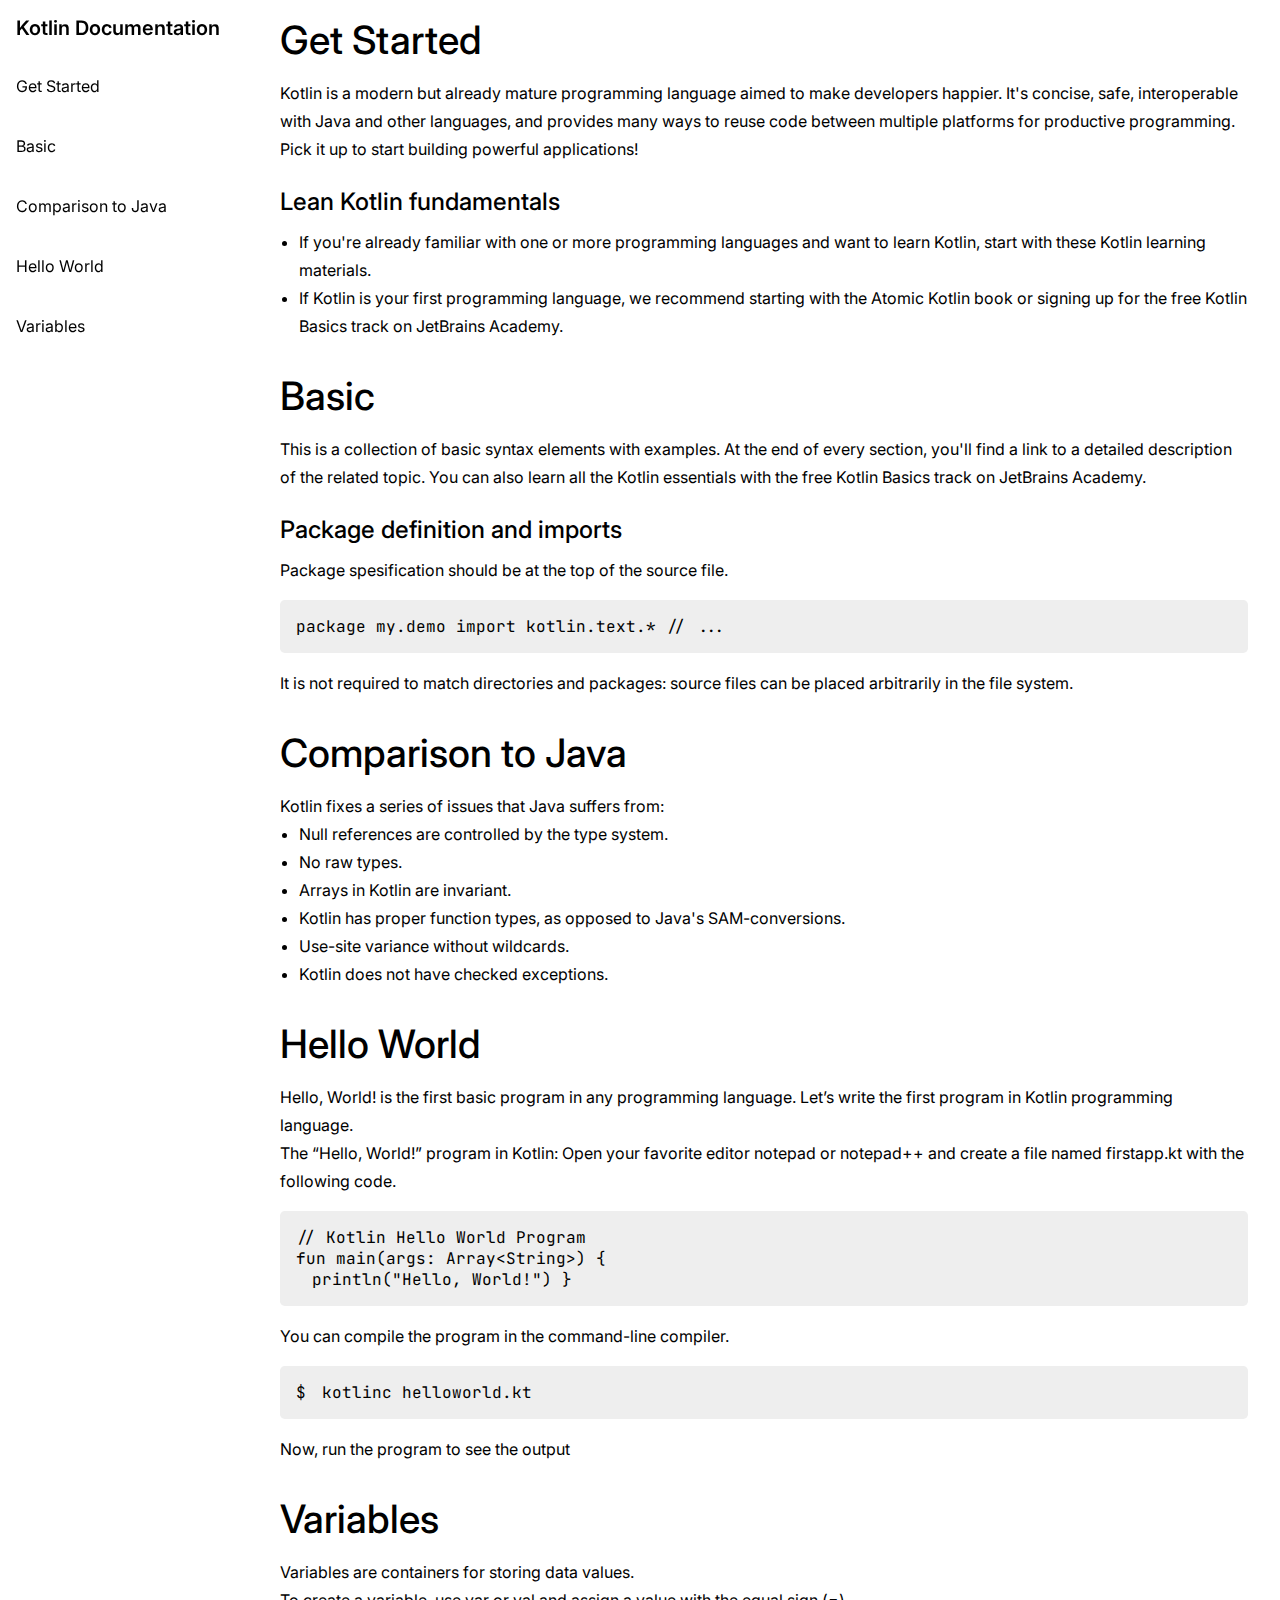
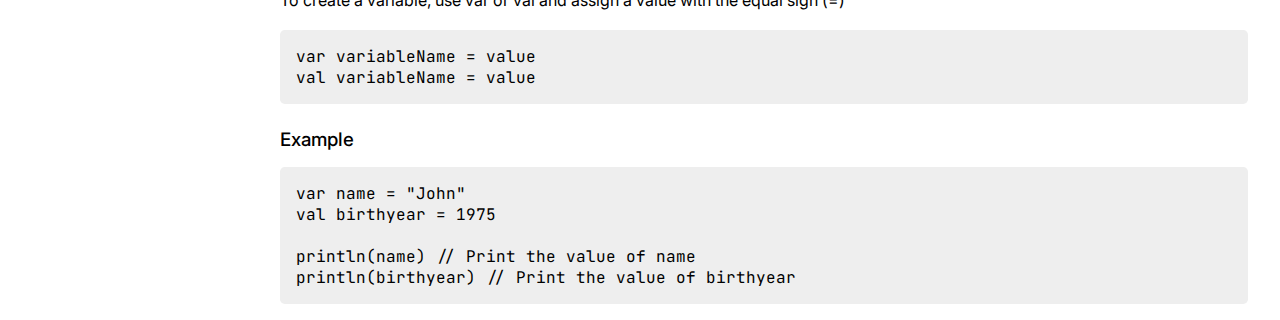
<file: Responsive_Web_Project 3/index.html>
<!DOCTYPE html>
<html lang="en">
<head>
    <meta charset="UTF-8">
    <meta http-equiv="X-UA-Compatible" content="IE=edge">
    <meta name="viewport" content="width=device-width, initial-scale=1.0">
    <link rel="stylesheet" href="styles.css">
    <title>Kotlin Documentation</title>
</head>
<body>
    <nav id="navbar">
        <header>Kotlin Documentation</header>
        <ul class="link">
            <li><a href="#Get_Started" class="nav-link">Get Started</a></li>
            <li><a href="#Basic" class="nav-link">Basic</a></li>
            <li><a href="#Comparison_to_Java" class="nav-link">Comparison to Java</a></li>
            <li><a href="#Hello_World" class="nav-link">Hello World</a></li>
            <li><a href="#Variables" class="nav-link">Variables</a></li>
        </ul>
    </nav>
    <main id="main-doc">
        <section class="main-section" id="Get_Started">
            <header>Get Started</header>
            <div class="content">
                <p>Kotlin is a modern but already mature programming language aimed to make developers happier. It's concise, safe, interoperable with Java and other languages, and provides many ways to reuse code between multiple platforms for productive programming.

                    Pick it up to start building powerful applications!</p>
                <h2>Lean Kotlin fundamentals</h2>
                <ul>
                    <li>If you're already familiar with one or more programming languages and want to learn Kotlin, start with these Kotlin learning materials.</li>
                    <li>If Kotlin is your first programming language, we recommend starting with the Atomic Kotlin book or signing up for the free Kotlin Basics track on JetBrains Academy.</li>
                </ul>
            </div>
        </section>
        <section class="main-section" id="Basic">
            <header>Basic</header>
            <div class="content">
                <p>This is a collection of basic syntax elements with examples. At the end of every section, you'll find a link to a detailed description of the related topic.

                    You can also learn all the Kotlin essentials with the free Kotlin Basics track on JetBrains Academy.</p>
                <h2>Package definition and imports</h2>
                <p>Package spesification should be at the top of the source file.</p>
                <code>package my.demo
                
                    import kotlin.text.*
                    
                    // ...
                </code>
                <p>It is not required to match directories and packages: source files can be placed arbitrarily in the file system.</p>
            </div>
        </section>
        <section class="main-section" id="Comparison_to_Java">
            <header>Comparison to Java</header>
            <div class="content">
                <p>Kotlin fixes a series of issues that Java suffers from:</p>
                <ul>
                    <li>Null references are controlled by the type system.</li>
                    <li>No raw types.</li>
                    <li>Arrays in Kotlin are invariant.</li>
                    <li>Kotlin has proper function types, as opposed to Java's SAM-conversions.</li>
                    <li>Use-site variance without wildcards.</li>
                    <li>Kotlin does not have checked exceptions.</li>
                </ul>
            </div>
        </section>
        <section class="main-section" id="Hello_World">
            <header>Hello World</header>
            <div class="content">
                <p>Hello, World! is the first basic program in any programming language. Let’s write the first program in Kotlin programming language.</p>
                <p>The “Hello, World!” program in Kotlin: Open your favorite editor notepad or notepad++ and create a file named firstapp.kt with the following code. </p>
                <code>// Kotlin Hello World Program<br>
                    fun main(args: Array&#60;String&#62;) {<br>
                    &emsp;println("Hello, World!")
                    }</code>
                <p>You can compile the program in the command-line compiler. </p>
                <code>$&emsp;kotlinc helloworld.kt</code>
                <p>Now, run the program to see the output </p>
            </div>
        </section>
        <section class="main-section" id="Variables">
            <header>Variables</header>
            <div class="content">
                <p>Variables are containers for storing data values. <br>To create a variable, use <span>var</span> or <span>val</span> and assign a value with the equal sign (=)</p>
                <code>var variableName = value<br>
                val variableName = value</code>
                <h3>Example</h3>
                <code>var name = "John"<br>
                    val birthyear = 1975<br>
                    <br>
                    println(name)          // Print the value of name<br>
                    println(birthyear)     // Print the value of birthyear</code>
            </div>
        </section>
    </main>
</body>
</html>
</file>
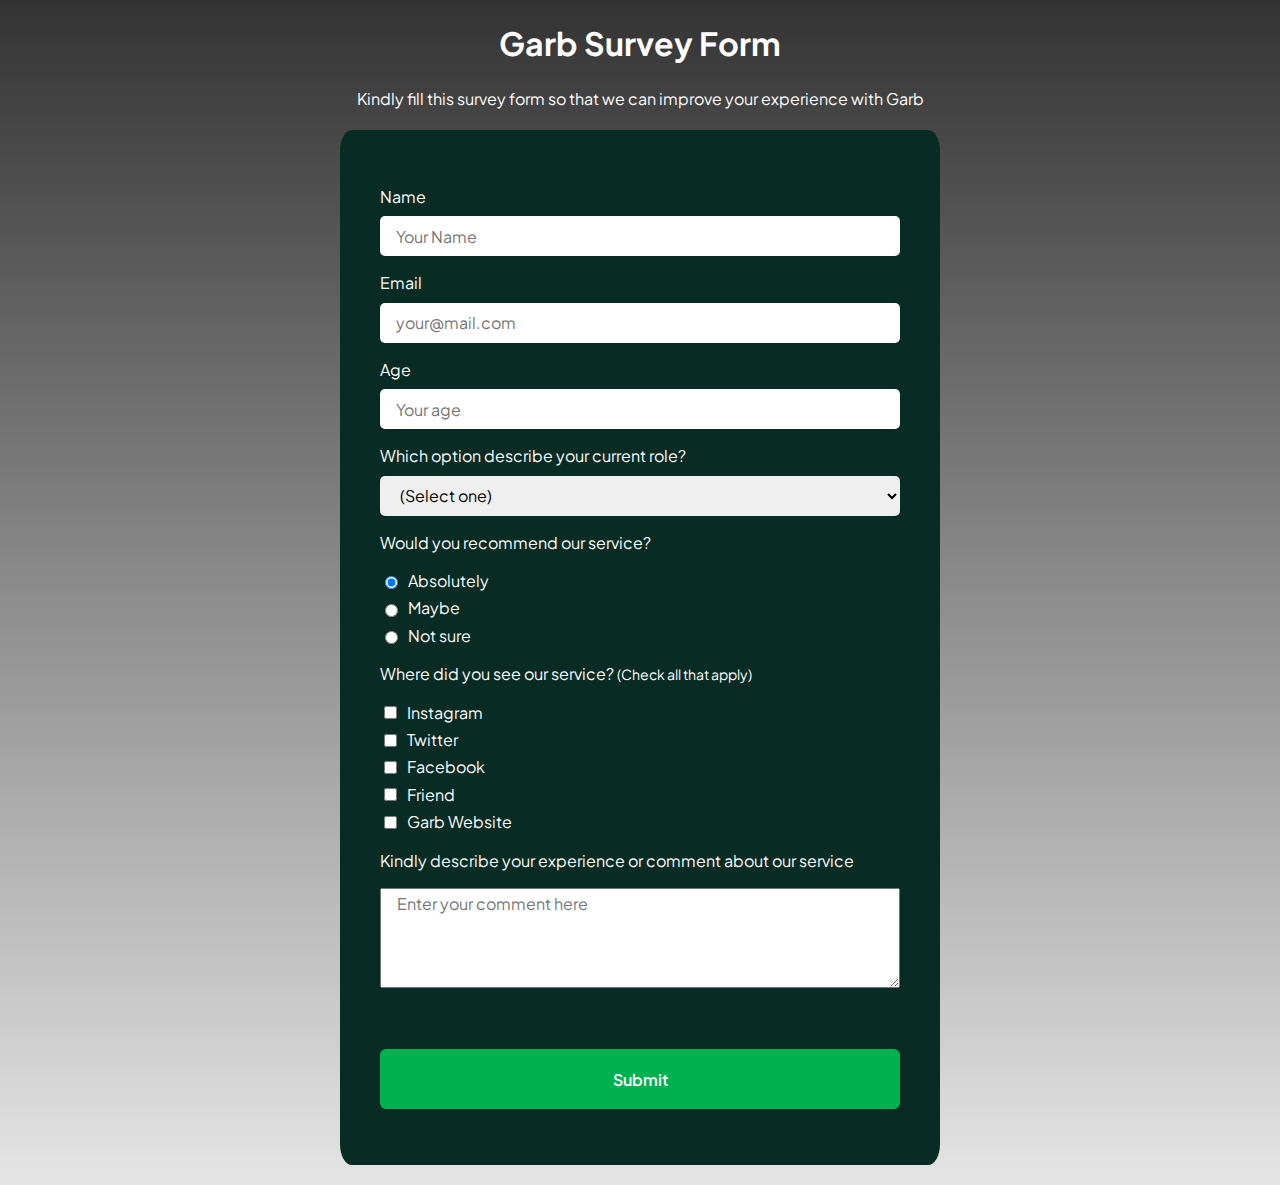
<file: Responsive_Web_Project1/index.html>
<!DOCTYPE html>
<html lang="en">
<head>
    <meta charset="UTF-8">
    <meta name="viewport" content="width=device-width, initial-scale=1.0">
    <link rel="stylesheet" href="styles.css">
    <title>Document</title>
</head>
<body>
    <div class="container">
        <header class="header">
            <h1 id="title">Garb Survey Form</h1>
            <p id="description">Kindly fill this survey form so that we can improve your experience with Garb</p>
        </header>
        <form id="survey-form" action="" method="post">
            <div class="form-group">
                <label for="name" id="name-label">Name</label>
                <input type="text" id="name" class="form-control" name="name" placeholder="Your Name" required>
            </div>
            <div class="form-group">
                <label for="email" id="email-label">Email</label>
                <input type="email" id="email" class="form-control" name="email" placeholder="your@mail.com" required>
            </div>
            <div class="form-group">
                <label for="number" id="number-label">Age</label>
                <input type="number" id="number" class="form-control" name="age" min="13" max="120" placeholder="Your age" required>
            </div>
            <div class="form-group">
                <label for="option">Which option describe your current role?</label>
                <select name="role" id="dropdown" class="form-control">
                    <option value="">(Select one)</option>
                    <option value="Driver">Driver</option>
                    <option value="Customer">Customer</option>
                    <option value="Admin">Admin</option>
                </select>
            </div>
            <div class="form-group">
                <p>Would you recommend our service?</p>
                <label>
                <input type="radio" name="user-recommend" class="input-radio" value="absolutely" id="absolutely" checked>
                Absolutely</label>
                <label>
                <input type="radio" name="user-recommend" class="input-radio" value="maybe" id="maybe">
                Maybe</label>
                <label>
                <input type="radio" name="user-recommend" class="input-radio" value="not-sure" id="not-sure">
                Not sure</label>
            </div>
            <div class="form-group">
                <p>Where did you see our service? <span class="clue">(Check all that apply)</span></p>
                
                <label>
                <input type="checkbox" name="prefer" value="instagram" class="input-checkbox" id="instagram">
                Instagram</label>
                <label>
                <input type="checkbox" name="prefer" value="twitter" class="input-checkbox" id="twitter">
                Twitter</label>
                <label>
                <input type="checkbox" name="prefer" value="facebook" class="input-checkbox" id="facebook">
                Facebook</label>
                <label>
                <input type="checkbox" name="prefer" value="friend" class="input-checkbox" id="friend">
                Friend</label>
                <label>
                <input type="checkbox" name="prefer" value="website" class="input-checkbox" id="website">
                Garb Website</label>
            </div>
            <div class="form-group">
                <p>Kindly describe your experience or comment about our service</p>
                <textarea name="comment" id="comment" cols="30" rows="10" placeholder="Enter your comment here"></textarea>
            </div>
            <div class="form-group">
                <button type="submit" id="submit" class="submit-button">Submit</button>
            </div>
        </form>
    </div>
</body>
</html>
</file>
<file: Responsive_Web_Project 3/styles.css>
@import url('https://fonts.googleapis.com/css2?family=Inter:wght@100;200;300;400;500;600;700;800;900&family=JetBrains+Mono:ital@0;1&display=swap');

* {
    box-sizing: border-box;
    margin: 0;
    padding: 0;
}

body {
    font-family: 'Inter', sans-serif;
}

#navbar {
    position: fixed;
    min-width: 250px;
    top: 0px;
    left: 0px;
    width: 260px;
    height: 100%;
}

#navbar ul li {
    list-style: none;
    padding: 1rem;
    cursor: pointer;
}

#navbar a {
    display: block;
    width: 100%;
    height: 100%;
}

a {
    text-decoration: none;
    color: black;
}

#navbar ul li:hover {
    background-color: #e0e0e0;
}

#navbar header {
    font-size: 1.25rem;
    font-weight: 600;
    padding: 1rem;
}

#main-doc {
    position: absolute;
    margin-left: 280px;
    margin-right: 2rem;
}

header {
    font-size: 2.441rem;
    font-weight: 500;
    padding: 1rem 0;
}

.main-section:first-of-type {
    margin-top: 0px;
}
.main-section {
    margin-top: 1rem;
}

p, li {
    line-height: 1.75;
}

h2, h3 {
    margin: 1.5rem 0 0.75rem 0;
    font-weight: 500;
}

.main-section ul {
    padding-left: 1.2rem;
}

code {
    font-family: 'JetBrains Mono';
    display: block;
    padding: 1rem;
    margin: 1rem 0;
    background-color: #eeeeee;
    border-radius: 0.3rem;
    -webkit-border-radius: 0.3rem;
    -moz-border-radius: 0.3rem;
    -ms-border-radius: 0.3rem;
    -o-border-radius: 0.3rem;
}

@media (max-width: 500px) {
    body {
        flex-direction: column;
    }
    #navbar {
        height: 100%;
        overflow: hidden;
    }
}
</file>
<file: Responsive_Web_Project1/styles.css>
@import url('https://fonts.googleapis.com/css2?family=Plus+Jakarta+Sans:ital,wght@0,200;0,300;0,400;0,500;0,600;0,700;0,800;1,200;1,300;1,400;1,500;1,600;1,700;1,800&display=swap');

html {
    font-family: 'Plus Jakarta Sans', sans-serif;
    font-size: 1rem;
    font-weight: 400;
    line-height: 1.4;
}
* {
    box-sizing: border-box;
}
body {
    margin: 0;
    background: url(https://cdn.techinasia.com/wp-content/uploads/2021/12/1638332198_TIA-NFT-Grab-IPO-Article-link.png), linear-gradient(rgba(0, 0, 0, 0.8), rgba(0, 0, 0, 0.1));
    background-repeat: no-repeat;
    background-size: cover;
    background-blend-mode: multiply;
    color: white;
}

header {
    text-align: center;
}

form  {
    width: 80%;
    max-width: 600px;
    margin: 20px auto;
    padding: 40px 40px;
    background-color: #082c24;
    border-radius: 2%;
    -webkit-border-radius: 2%;
    -moz-border-radius: 2%;
    -ms-border-radius: 2%;
    -o-border-radius: 2%;
}
.form-group {
    margin: 16px auto;
}

.form-control {
    display: block;
    margin: 8px 0;
    padding: 4px 16px;
    width: 100%;
    min-height: 40px;
    border: none;
    border-radius: 5px;
    -webkit-border-radius: 5px;
    -moz-border-radius: 5px;
    -ms-border-radius: 5px;
    -o-border-radius: 5px;
    font-family: 'Plus Jakarta Sans';
    font-size: 16px;
    
}

textarea {
    width: 100%;
    height: 100px;
}

.submit-button {
    width: 100%;
    margin-top: 40px;
    height: 60px;
    font-family: 'Plus Jakarta Sans';
    font-weight: 600;
    font-size: 1em;
    background-color: #00B14F;
    border: none;
    color: white;
    border-radius: 6px;
    -webkit-border-radius: 6px;
    -moz-border-radius: 6px;
    -ms-border-radius: 6px;
    -o-border-radius: 6px;
}

.submit-button:hover {
    background-color: #2D814F;
    transition: 200ms;
    -webkit-transition: 200ms;
    -moz-transition: 200ms;
    -ms-transition: 200ms;
    -o-transition: 200ms;
}

.input-checkbox, .input-radio {
    display: inline-block;
    margin-right: 0.625rem;
}

label {
    display: flex;
    align-items: center;
    margin: 5px auto;
    align-items: center;
}

textarea {
    font-family: 'Plus Jakarta Sans';
    font-size: 16px;
    padding: 4px 16px;
    width: 100%;
}
.clue {
    font-size: 14px;
    
}
</file>
